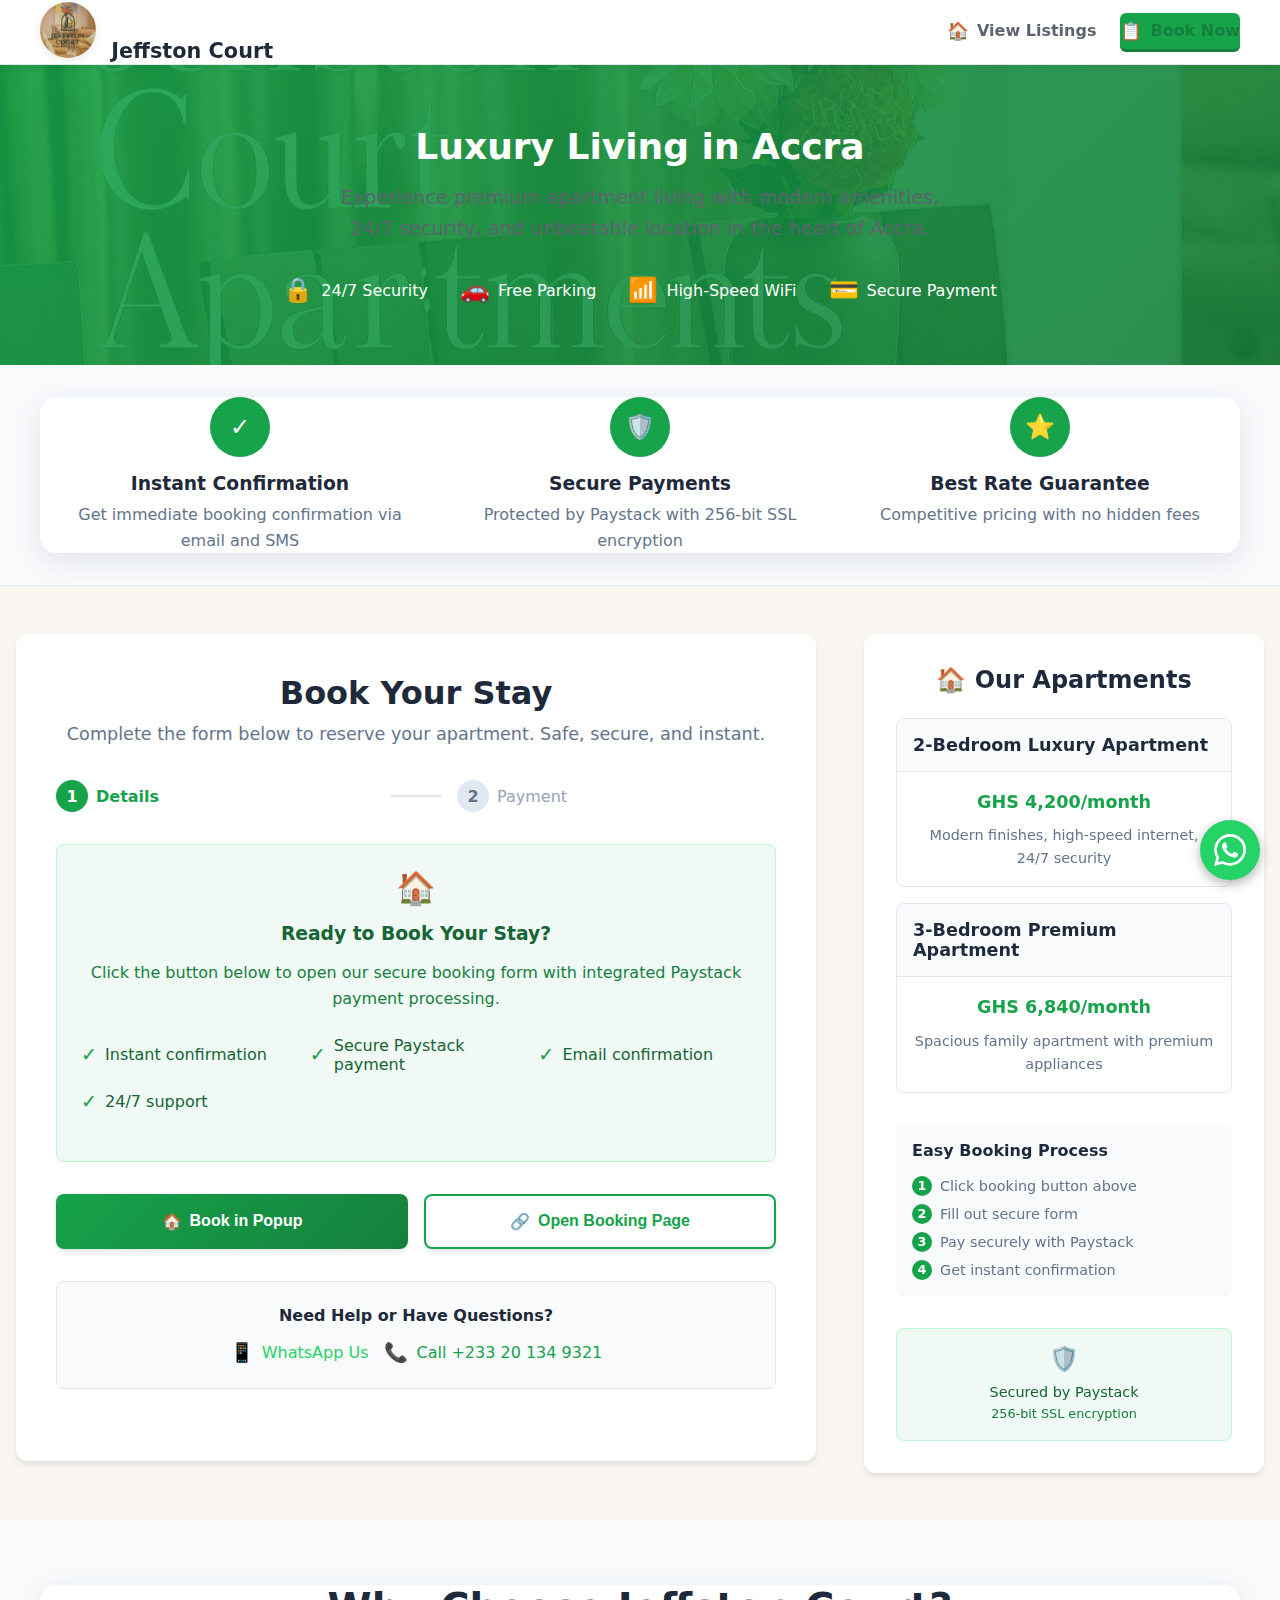
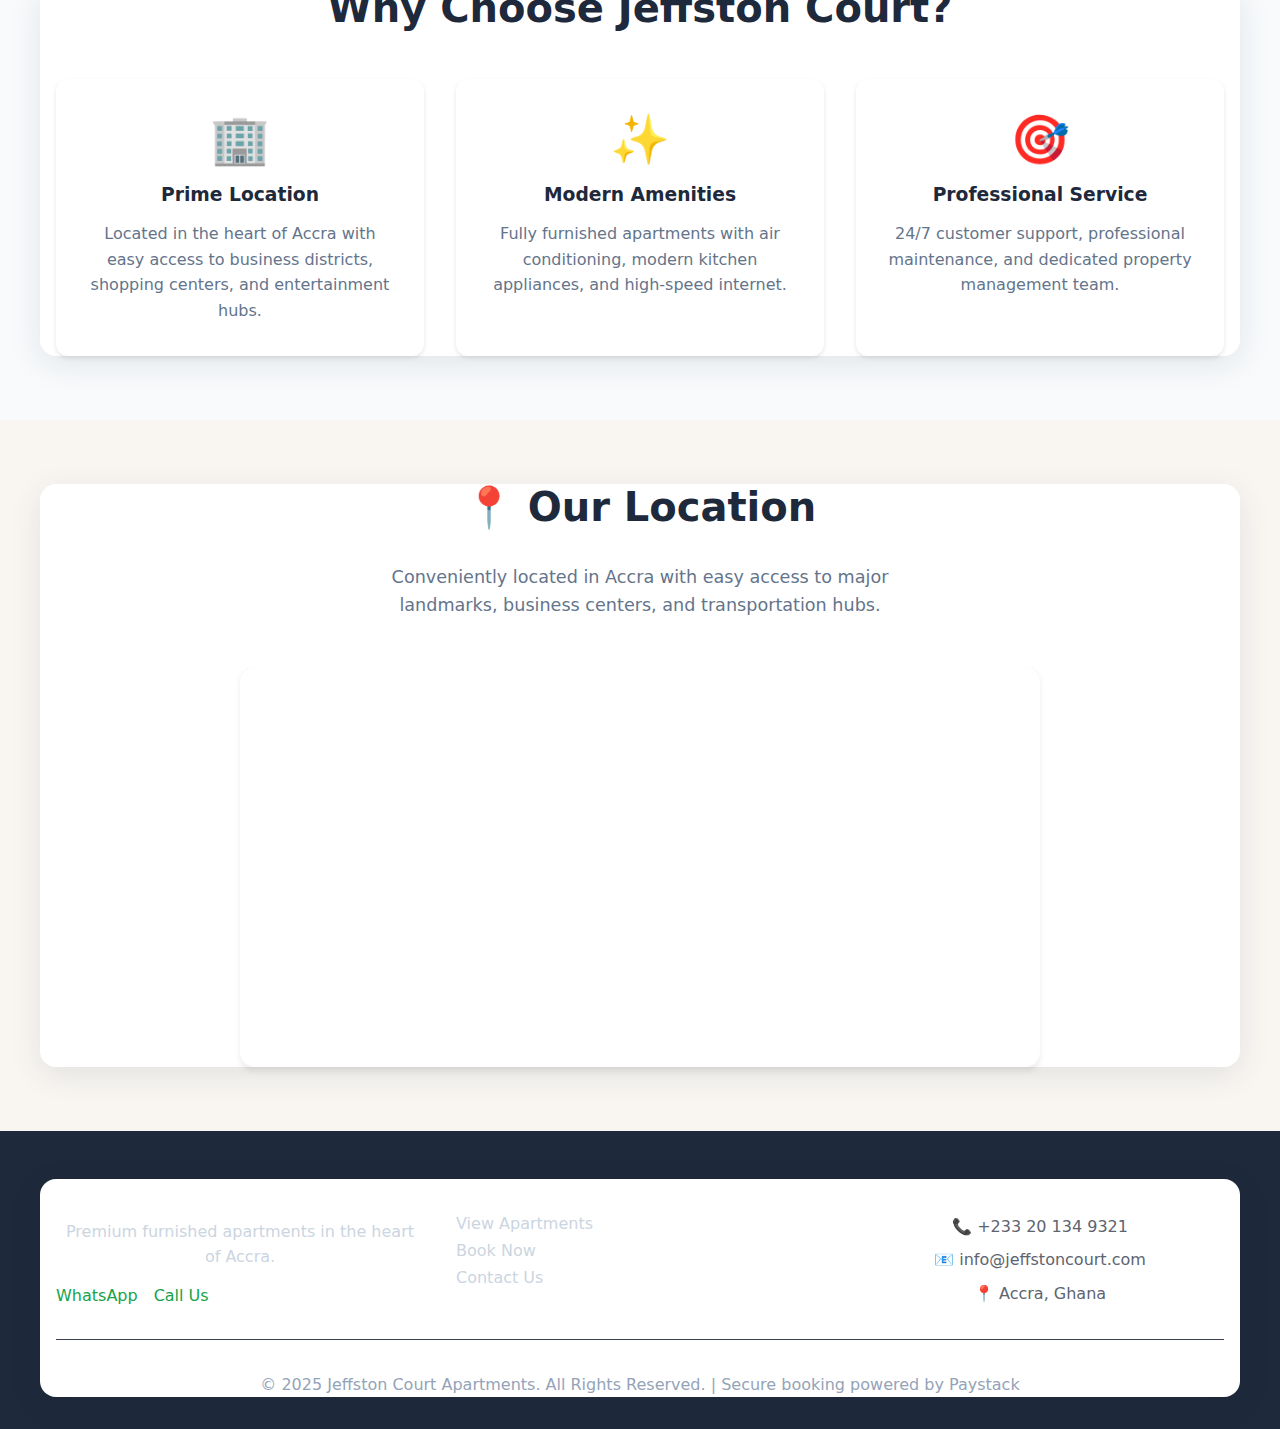
<file: index.html>
<!DOCTYPE html>
<html lang="en">
<head>
    <meta charset="UTF-8" />
    <meta name="viewport" content="width=device-width, initial-scale=1.0, viewport-fit=cover" />
    <title>Jeffston Court Apartments - Book Your Luxury Stay | Premium Accommodation in Accra</title>
    <meta name="description" content="Book your luxury stay at Jeffston Court Apartments. Modern amenities, secure booking with Paystack, instant confirmation, and 24/7 security. Best rates guaranteed in Accra." />
    <meta name="keywords" content="apartment booking, Jeffston Court, luxury accommodation, Accra apartments, rent in Accra, furnished apartments, premium stay, Ghana accommodation" />
    <meta name="author" content="Jeffston Court Apartments" />
    <meta name="robots" content="index, follow" />
    <link rel="canonical" href="https://your-domain.com/index.html" />

    <!-- Open Graph Meta Tags -->
    <meta property="og:title" content="Jeffston Court Apartments - Premium Luxury Stay Booking" />
    <meta property="og:description" content="Modern amenities, secure booking, and instant confirmation in the heart of Accra. Book your premium apartment today." />
    <meta property="og:image" content="https://your-domain.com/Assets/photo_1_2025-07-25_06-12-23.jpg" />
    <meta property="og:url" content="https://your-domain.com/index.html" />
    <meta property="og:type" content="website" />
    <meta property="og:site_name" content="Jeffston Court Apartments" />
    
    <!-- Twitter Card Meta Tags -->
    <meta name="twitter:card" content="summary_large_image" />
    <meta name="twitter:title" content="Jeffston Court Apartments - Luxury Stay Booking" />
    <meta name="twitter:description" content="Modern amenities, secure booking, and instant confirmation in Accra." />
    <meta name="twitter:image" content="https://your-domain.com/Assets/photo_1_2025-07-25_06-12-23.jpg" />

    <!-- PWA and Icons -->
    <meta name="theme-color" content="#16A34A" />
    <meta name="msapplication-TileColor" content="#16A34A" />
    <link rel="apple-touch-icon" sizes="180x180" href="/Assets/photo_6_2025-07-25_06-12-23.jpg">
    <link rel="icon" type="image/png" sizes="32x32" href="/Assets/photo_6_2025-07-25_06-12-23.jpg">
    <link rel="icon" type="image/png" sizes="16x16" href="/Assets/photo_6_2025-07-25_06-12-23.jpg">
    <link rel="manifest" href="/manifest.json" />

    <!-- Performance Optimization -->
    <link rel="preconnect" href="https://script.google.com" crossorigin />
    <link rel="preconnect" href="https://js.paystack.co" crossorigin />
    <link rel="dns-prefetch" href="https://api.paystack.co" />
    <link rel="dns-prefetch" href="https://fonts.googleapis.com" />
    <link rel="preload" href="styles.css" as="style" />
    <link rel="preload" href="app.js" as="script" />
    <link rel="preload" href="Assets/photo_6_2025-07-25_06-12-23.jpg" as="image" />
    <link rel="preload" href="Assets/photo_1_2025-07-25_06-12-23.jpg" as="image" />

    <!-- Stylesheets -->
    <link rel="stylesheet" href="styles.css" />
    <link rel="stylesheet" href="https://cdnjs.cloudflare.com/ajax/libs/animate.css/4.1.1/animate.min.css"/>
    
    <!-- Google Fonts for better typography -->
    <link rel="preconnect" href="https://fonts.googleapis.com">
    <link rel="preconnect" href="https://fonts.gstatic.com" crossorigin>
    <link href="https://fonts.googleapis.com/css2?family=Inter:wght@300;400;500;600;700&display=swap" rel="stylesheet">
</head>
<body>
    <!-- Skip Navigation Link for Accessibility -->
    <a href="#main-content" class="skip-link">Skip to main content</a>

    <!-- Header Section -->
    <header class="nav-header" role="banner">
        <nav class="nav-container" aria-label="Main navigation">
            <a href="listings.html" class="nav-brand" aria-label="Jeffston Court Home">
                <img src="Assets/photo_6_2025-07-25_06-12-23.jpg" alt="Jeffston Furnished Apartments Logo" width="56" height="56" style="border-radius:50%;object-fit:cover;box-shadow:0 2px 8px rgba(0,0,0,0.1);">
                <span class="brand-text">Jeffston Court</span>
            </a>
            <div class="nav-links" role="navigation">
                <a href="listings.html" class="nav-link">
                    <span class="nav-icon">🏠</span>
                    View Listings
                </a>
                <a href="index.html" class="nav-link active" aria-current="page">
                    <span class="nav-icon">📋</span>
                    Book Now
                </a>
            </div>
        </nav>
    </header>

    <!-- Hero Banner Section -->
    <section class="hero-banner" aria-label="Luxury Living Banner" style="position: relative; background: linear-gradient(135deg, rgba(22, 163, 74, 0.9), rgba(21, 128, 61, 0.9)), url('Assets/photo_1_2025-07-25_06-12-23.jpg'); background-size: cover; background-position: center; min-height: 300px; display: flex; align-items: center; justify-content: center; text-align: center; color: white;">
        <div class="hero-content">
            <h1 class="hero-title animate__animated animate__fadeInUp">Luxury Living in Accra</h1>
            <div class="hero-underline"></div>
            <p class="hero-subtitle animate__animated animate__fadeInUp animate__delay-1s" style="font-size: 1.2rem; margin-top: 1rem; max-width: 600px;">Experience premium apartment living with modern amenities, 24/7 security, and unbeatable location in the heart of Accra.</p>
            <div class="hero-features animate__animated animate__fadeInUp animate__delay-2s" style="display: flex; flex-wrap: wrap; justify-content: center; gap: 2rem; margin-top: 2rem;">
                <div class="feature-item" style="display: flex; align-items: center; gap: 0.5rem;">
                    <span style="font-size: 1.5rem;">🔒</span>
                    <span>24/7 Security</span>
                </div>
                <div class="feature-item" style="display: flex; align-items: center; gap: 0.5rem;">
                    <span style="font-size: 1.5rem;">🚗</span>
                    <span>Free Parking</span>
                </div>
                <div class="feature-item" style="display: flex; align-items: center; gap: 0.5rem;">
                    <span style="font-size: 1.5rem;">📶</span>
                    <span>High-Speed WiFi</span>
                </div>
                <div class="feature-item" style="display: flex; align-items: center; gap: 0.5rem;">
                    <span style="font-size: 1.5rem;">💳</span>
                    <span>Secure Payment</span>
                </div>
            </div>
        </div>
    </section>

    <!-- Trust Indicators -->
    <section class="trust-section" style="background: #f8fafc; padding: 2rem 0; border-bottom: 1px solid #e2e8f0;">
        <div class="container" style="max-width: 1200px; margin: 0 auto; padding: 0 1rem;">
            <div class="trust-indicators" style="display: grid; grid-template-columns: repeat(auto-fit, minmax(250px, 1fr)); gap: 2rem; text-align: center;">
                <div class="trust-item">
                    <div style="background: #16a34a; color: white; width: 60px; height: 60px; border-radius: 50%; display: flex; align-items: center; justify-content: center; margin: 0 auto 1rem; font-size: 1.5rem;">✓</div>
                    <h3 style="margin: 0 0 0.5rem; color: #1e293b;">Instant Confirmation</h3>
                    <p style="margin: 0; color: #64748b;">Get immediate booking confirmation via email and SMS</p>
                </div>
                <div class="trust-item">
                    <div style="background: #16a34a; color: white; width: 60px; height: 60px; border-radius: 50%; display: flex; align-items: center; justify-content: center; margin: 0 auto 1rem; font-size: 1.5rem;">🛡️</div>
                    <h3 style="margin: 0 0 0.5rem; color: #1e293b;">Secure Payments</h3>
                    <p style="margin: 0; color: #64748b;">Protected by Paystack with 256-bit SSL encryption</p>
                </div>
                <div class="trust-item">
                    <div style="background: #16a34a; color: white; width: 60px; height: 60px; border-radius: 50%; display: flex; align-items: center; justify-content: center; margin: 0 auto 1rem; font-size: 1.5rem;">⭐</div>
                    <h3 style="margin: 0 0 0.5rem; color: #1e293b;">Best Rate Guarantee</h3>
                    <p style="margin: 0; color: #64748b;">Competitive pricing with no hidden fees</p>
                </div>
            </div>
        </div>
    </section>

    <!-- Main Booking Content -->
    <main id="main-content" class="booking-page-wrapper" role="main" style="display: grid; grid-template-columns: 1fr 400px; gap: 3rem; max-width: 1400px; margin: 3rem auto; padding: 0 1rem;">
        <!-- Booking Form Section -->
        <section class="form-container" aria-labelledby="page-title" style="background: white; border-radius: 12px; box-shadow: 0 4px 6px -1px rgba(0, 0, 0, 0.1); padding: 2.5rem;">
            <div class="form-header" style="text-align: center; margin-bottom: 2rem;">
                <h2 id="page-title" style="margin: 0 0 0.5rem; color: #1e293b; font-size: 2rem; font-weight: 600;">Book Your Stay</h2>
                <p id="form-desc" style="margin: 0; color: #64748b; font-size: 1.1rem;">Complete the form below to reserve your apartment. Safe, secure, and instant.</p>
            </div>

            <!-- Progress Indicator -->
            <div class="progress-indicator" style="display: flex; justify-content: center; margin-bottom: 2rem;">
                <div class="progress-step active" style="display: flex; align-items: center; color: #16a34a;">
                    <div style="background: #16a34a; color: white; width: 32px; height: 32px; border-radius: 50%; display: flex; align-items: center; justify-content: center; font-weight: bold; margin-right: 0.5rem;">1</div>
                    <span>Details</span>
                </div>
                <div style="width: 50px; height: 2px; background: #e2e8f0; margin: 15px 1rem;"></div>
                <div class="progress-step" style="display: flex; align-items: center; color: #94a3b8;">
                    <div style="background: #e2e8f0; color: #64748b; width: 32px; height: 32px; border-radius: 50%; display: flex; align-items: center; justify-content: center; font-weight: bold; margin-right: 0.5rem;">2</div>
                    <span>Payment</span>
                </div>
            </div>

            <!-- Direct Google Apps Script Booking -->
            <div class="booking-info" style="text-align: center; margin-bottom: 2rem;">
                <div style="background: #f0f9f5; border: 1px solid #bbf7d0; border-radius: 8px; padding: 1.5rem; margin-bottom: 2rem;">
                    <div style="color: #16a34a; font-size: 2rem; margin-bottom: 1rem;">🏠</div>
                    <h3 style="margin: 0 0 1rem; color: #166534;">Ready to Book Your Stay?</h3>
                    <p style="margin: 0 0 1.5rem; color: #15803d;">Click the button below to open our secure booking form with integrated Paystack payment processing.</p>
                    
                    <div style="display: grid; grid-template-columns: repeat(auto-fit, minmax(200px, 1fr)); gap: 1rem; margin: 1.5rem 0; text-align: left;">
                        <div style="display: flex; align-items: center; gap: 0.5rem; color: #166534;">
                            <span style="color: #16a34a; font-size: 1.2rem;">✓</span>
                            <span>Instant confirmation</span>
                        </div>
                        <div style="display: flex; align-items: center; gap: 0.5rem; color: #166534;">
                            <span style="color: #16a34a; font-size: 1.2rem;">✓</span>
                            <span>Secure Paystack payment</span>
                        </div>
                        <div style="display: flex; align-items: center; gap: 0.5rem; color: #166534;">
                            <span style="color: #16a34a; font-size: 1.2rem;">✓</span>
                            <span>Email confirmation</span>
                        </div>
                        <div style="display: flex; align-items: center; gap: 0.5rem; color: #166534;">
                            <span style="color: #16a34a; font-size: 1.2rem;">✓</span>
                            <span>24/7 support</span>
                        </div>
                    </div>
                </div>
                
                <!-- Booking Options -->
                <div style="display: grid; grid-template-columns: 1fr 1fr; gap: 1rem; margin-bottom: 2rem;">
                    <button id="popup-booking" class="btn-primary" 
                            style="width: 100%; padding: 1rem 1.5rem; background: linear-gradient(135deg, #16a34a, #15803d); color: white; border: none; border-radius: 8px; font-size: 1rem; font-weight: 600; cursor: pointer; transition: all 0.2s; box-shadow: 0 4px 6px -1px rgba(0, 0, 0, 0.1);">
                        <span style="display: flex; align-items: center; justify-content: center; gap: 0.5rem;">
                            <span>🏠</span>
                            Book in Popup
                        </span>
                    </button>
                    
                    <button id="redirect-booking" class="btn-secondary" 
                            style="width: 100%; padding: 1rem 1.5rem; background: white; color: #16a34a; border: 2px solid #16a34a; border-radius: 8px; font-size: 1rem; font-weight: 600; cursor: pointer; transition: all 0.2s; box-shadow: 0 4px 6px -1px rgba(0, 0, 0, 0.1);">
                        <span style="display: flex; align-items: center; justify-content: center; gap: 0.5rem;">
                            <span>🔗</span>
                            Open Booking Page
                        </span>
                    </button>
                </div>
                
                <!-- Alternative Contact -->
                <div style="background: #f8fafc; border: 1px solid #e2e8f0; border-radius: 8px; padding: 1.5rem;">
                    <h4 style="margin: 0 0 1rem; color: #1e293b;">Need Help or Have Questions?</h4>
                    <div style="display: flex; flex-wrap: wrap; justify-content: center; gap: 1rem;">
                        <a href="https://wa.me/233201349321?text=Hello!%20I'm%20interested%20in%20booking%20an%20apartment%20at%20Jeffston%20Court." 
                           target="_blank" rel="noopener noreferrer"
                           style="display: flex; align-items: center; gap: 0.5rem; color: #25D366; text-decoration: none; font-weight: 500;">
                            <span style="font-size: 1.2rem;">📱</span>
                            WhatsApp Us
                        </a>
                        <a href="tel:+233201349321" 
                           style="display: flex; align-items: center; gap: 0.5rem; color: #16a34a; text-decoration: none; font-weight: 500;">
                            <span style="font-size: 1.2rem;">📞</span>
                            Call +233 20 134 9321
                        </a>
                    </div>
                </div>
            </div>
        </section>

                 <!-- Booking Information Sidebar -->
         <aside class="booking-info-sidebar" role="complementary" aria-label="Booking information" 
                style="background: white; border-radius: 12px; box-shadow: 0 4px 6px -1px rgba(0, 0, 0, 0.1); padding: 2rem; height: fit-content; position: sticky; top: 2rem;">
             <h3 style="margin: 0 0 1.5rem; color: #1e293b; font-size: 1.5rem; font-weight: 600; text-align: center;">🏠 Our Apartments</h3>
             
             <div class="apartment-options" style="margin-bottom: 2rem;">
                 <div style="border: 1px solid #e2e8f0; border-radius: 8px; margin-bottom: 1rem; overflow: hidden;">
                     <div style="background: #f8fafc; padding: 1rem; border-bottom: 1px solid #e2e8f0;">
                         <h4 style="margin: 0; color: #1e293b; font-size: 1.1rem;">2-Bedroom Luxury Apartment</h4>
                     </div>
                     <div style="padding: 1rem;">
                         <p style="margin: 0 0 0.5rem; color: #16a34a; font-weight: 600; font-size: 1.1rem;">GHS 4,200/month</p>
                         <p style="margin: 0; color: #64748b; font-size: 0.9rem;">Modern finishes, high-speed internet, 24/7 security</p>
                     </div>
                 </div>
                 
                 <div style="border: 1px solid #e2e8f0; border-radius: 8px; overflow: hidden;">
                     <div style="background: #f8fafc; padding: 1rem; border-bottom: 1px solid #e2e8f0;">
                         <h4 style="margin: 0; color: #1e293b; font-size: 1.1rem;">3-Bedroom Premium Apartment</h4>
                     </div>
                     <div style="padding: 1rem;">
                         <p style="margin: 0 0 0.5rem; color: #16a34a; font-weight: 600; font-size: 1.1rem;">GHS 6,840/month</p>
                         <p style="margin: 0; color: #64748b; font-size: 0.9rem;">Spacious family apartment with premium appliances</p>
                     </div>
                 </div>
             </div>

             <!-- Booking Process -->
             <div style="margin-bottom: 2rem; padding: 1rem; background: #f8fafc; border-radius: 8px;">
                 <h4 style="margin: 0 0 1rem; color: #1e293b; font-size: 1rem;">Easy Booking Process</h4>
                 <div style="display: flex; flex-direction: column; gap: 0.5rem;">
                     <div style="display: flex; align-items: center; gap: 0.5rem; color: #64748b; font-size: 0.9rem;">
                         <span style="background: #16a34a; color: white; border-radius: 50%; width: 20px; height: 20px; display: flex; align-items: center; justify-content: center; font-size: 0.8rem; font-weight: bold;">1</span>
                         <span>Click booking button above</span>
                     </div>
                     <div style="display: flex; align-items: center; gap: 0.5rem; color: #64748b; font-size: 0.9rem;">
                         <span style="background: #16a34a; color: white; border-radius: 50%; width: 20px; height: 20px; display: flex; align-items: center; justify-content: center; font-size: 0.8rem; font-weight: bold;">2</span>
                         <span>Fill out secure form</span>
                     </div>
                     <div style="display: flex; align-items: center; gap: 0.5rem; color: #64748b; font-size: 0.9rem;">
                         <span style="background: #16a34a; color: white; border-radius: 50%; width: 20px; height: 20px; display: flex; align-items: center; justify-content: center; font-size: 0.8rem; font-weight: bold;">3</span>
                         <span>Pay securely with Paystack</span>
                     </div>
                     <div style="display: flex; align-items: center; gap: 0.5rem; color: #64748b; font-size: 0.9rem;">
                         <span style="background: #16a34a; color: white; border-radius: 50%; width: 20px; height: 20px; display: flex; align-items: center; justify-content: center; font-size: 0.8rem; font-weight: bold;">4</span>
                         <span>Get instant confirmation</span>
                     </div>
                 </div>
             </div>

             <!-- Security Badge -->
             <div style="padding: 1rem; background: #f0f9f5; border: 1px solid #bbf7d0; border-radius: 8px; text-align: center;">
                 <div style="color: #16a34a; font-size: 1.5rem; margin-bottom: 0.5rem;">🛡️</div>
                 <p style="margin: 0; font-size: 0.9rem; color: #166534; font-weight: 500;">Secured by Paystack</p>
                 <p style="margin: 0; font-size: 0.8rem; color: #15803d;">256-bit SSL encryption</p>
             </div>
         </aside>
    </main>

    <!-- Features Section -->
    <section class="features-section" style="background: #f8fafc; padding: 4rem 0;">
        <div class="container" style="max-width: 1200px; margin: 0 auto; padding: 0 1rem;">
            <h2 style="text-align: center; margin: 0 0 3rem; color: #1e293b; font-size: 2.5rem; font-weight: 600;">Why Choose Jeffston Court?</h2>
            <div style="display: grid; grid-template-columns: repeat(auto-fit, minmax(300px, 1fr)); gap: 2rem;">
                <div class="feature-card" style="background: white; padding: 2rem; border-radius: 12px; box-shadow: 0 2px 4px rgba(0,0,0,0.1); text-align: center;">
                    <div style="font-size: 3rem; margin-bottom: 1rem;">🏢</div>
                    <h3 style="margin: 0 0 1rem; color: #1e293b;">Prime Location</h3>
                    <p style="margin: 0; color: #64748b;">Located in the heart of Accra with easy access to business districts, shopping centers, and entertainment hubs.</p>
                </div>
                <div class="feature-card" style="background: white; padding: 2rem; border-radius: 12px; box-shadow: 0 2px 4px rgba(0,0,0,0.1); text-align: center;">
                    <div style="font-size: 3rem; margin-bottom: 1rem;">✨</div>
                    <h3 style="margin: 0 0 1rem; color: #1e293b;">Modern Amenities</h3>
                    <p style="margin: 0; color: #64748b;">Fully furnished apartments with air conditioning, modern kitchen appliances, and high-speed internet.</p>
                </div>
                <div class="feature-card" style="background: white; padding: 2rem; border-radius: 12px; box-shadow: 0 2px 4px rgba(0,0,0,0.1); text-align: center;">
                    <div style="font-size: 3rem; margin-bottom: 1rem;">🎯</div>
                    <h3 style="margin: 0 0 1rem; color: #1e293b;">Professional Service</h3>
                    <p style="margin: 0; color: #64748b;">24/7 customer support, professional maintenance, and dedicated property management team.</p>
                </div>
            </div>
        </div>
    </section>

    <!-- Location Section -->
    <section class="location-section" style="padding: 4rem 0;">
        <div class="container" style="max-width: 1200px; margin: 0 auto; padding: 0 1rem;">
            <h2 style="text-align: center; margin: 0 0 2rem; color: #1e293b; font-size: 2.5rem; font-weight: 600;">📍 Our Location</h2>
            <p style="text-align: center; margin: 0 0 3rem; color: #64748b; font-size: 1.1rem; max-width: 600px; margin-left: auto; margin-right: auto;">Conveniently located in Accra with easy access to major landmarks, business centers, and transportation hubs.</p>
            
            <div style="border-radius: 12px; overflow: hidden; box-shadow: 0 4px 6px -1px rgba(0, 0, 0, 0.1); max-width: 800px; margin: 0 auto;">
                <div id="g-mapdisplay" style="height: 400px; width: 100%;">
                    <iframe style="height:100%;width:100%;border:0;" frameborder="0"
                        src="https://www.google.com/maps/embed/v1/place?q=Jeffston+Furnished+Apartments+Accra,+Nii+Darko+Street,+Accra,+Ghana&key=AIzaSyBFw0Qbyq9zTFTd-tUY6dZWTgaQzuU17R8"
                        allowfullscreen="" loading="lazy" referrerpolicy="no-referrer-when-downgrade"
                        aria-label="Map showing Jeffston Court Apartments location"></iframe>
                </div>
            </div>
        </div>
    </section>

    <!-- Footer -->
    <footer class="site-footer" role="contentinfo" style="background: #1e293b; color: white; padding: 3rem 0 2rem;">
        <div class="container" style="max-width: 1200px; margin: 0 auto; padding: 0 1rem;">
            <div style="display: grid; grid-template-columns: repeat(auto-fit, minmax(250px, 1fr)); gap: 2rem; margin-bottom: 2rem;">
                <div>
                    <h3 style="margin: 0 0 1rem; color: white; font-size: 1.25rem;">Jeffston Court Apartments</h3>
                    <p style="margin: 0 0 1rem; color: #cbd5e1;">Premium furnished apartments in the heart of Accra.</p>
                    <div style="display: flex; gap: 1rem;">
                        <a href="https://wa.me/233201349321" style="color: #16a34a; text-decoration: none;">WhatsApp</a>
                        <a href="tel:+233201349321" style="color: #16a34a; text-decoration: none;">Call Us</a>
                    </div>
                </div>
                <div>
                    <h4 style="margin: 0 0 1rem; color: white;">Quick Links</h4>
                    <ul style="list-style: none; padding: 0; margin: 0;">
                        <li style="margin-bottom: 0.5rem;"><a href="listings.html" style="color: #cbd5e1; text-decoration: none;">View Apartments</a></li>
                        <li style="margin-bottom: 0.5rem;"><a href="index.html" style="color: #cbd5e1; text-decoration: none;">Book Now</a></li>
                        <li style="margin-bottom: 0.5rem;"><a href="#" style="color: #cbd5e1; text-decoration: none;">Contact Us</a></li>
                    </ul>
                </div>
                <div>
                    <h4 style="margin: 0 0 1rem; color: white;">Contact Info</h4>
                    <div style="color: #cbd5e1;">
                        <p style="margin: 0 0 0.5rem;">📞 +233 20 134 9321</p>
                        <p style="margin: 0 0 0.5rem;">📧 info@jeffstoncourt.com</p>
                        <p style="margin: 0;">📍 Accra, Ghana</p>
                    </div>
                </div>
            </div>
            <div style="border-top: 1px solid #374151; padding-top: 2rem; text-align: center;">
                <p style="margin: 0; color: #94a3b8;">&copy; 2025 Jeffston Court Apartments. All Rights Reserved. | Secure booking powered by Paystack</p>
            </div>
        </div>
    </footer>

    <!-- Loading Overlay -->
    <div id="spinner-overlay" class="hidden" aria-live="polite" style="position: fixed; top: 0; left: 0; width: 100%; height: 100%; background: rgba(0,0,0,0.5); display: flex; align-items: center; justify-content: center; z-index: 9999;">
        <div class="spinner" style="width: 50px; height: 50px; border: 4px solid #f3f3f3; border-top: 4px solid #16a34a; border-radius: 50%; animation: spin 1s linear infinite;"></div>
    </div>

    <!-- WhatsApp FAB -->
    <a href="https://wa.me/233201349321?text=Hello!%20I'm%20interested%20in%20booking%20an%20apartment%20at%20Jeffston%20Court." 
       class="whatsapp-fab" 
       target="_blank" 
       rel="noopener noreferrer" 
       aria-label="Chat with us on WhatsApp"
       title="Chat with us on WhatsApp for instant support"
       style="position: fixed; bottom: 20px; right: 20px; width: 60px; height: 60px; background: #25D366; border-radius: 50%; display: flex; align-items: center; justify-content: center; box-shadow: 0 4px 12px rgba(0,0,0,0.3); z-index: 1000; transition: transform 0.2s; text-decoration: none;">
        <svg viewBox="0 0 24 24" fill="white" width="32" height="32" aria-hidden="true">
            <path d="M17.472 14.382c-.297-.149-1.758-.867-2.03-.967-.273-.099-.471-.148-.67.15-.197.297-.767.966-.94 1.164-.173.199-.347.223-.644.075-.297-.15-1.255-.463-2.39-1.475-.883-.788-1.48-1.761-1.653-2.059-.173-.297-.018-.458.13-.606.134-.133.298-.347.446-.52.149-.174.198-.298.298-.497.099-.198.05-.371-.025-.52-.075-.149-.669-1.612-.916-2.207-.242-.579-.487-.5-.669-.51-.173-.008-.371-.01-.57-.01-.198 0-.52.074-.792.372-.272.297-1.04 1.016-1.04 2.479 0 1.462 1.065 2.875 1.213 3.074.149.198 2.096 3.2 5.077 4.487.709.306 1.262.489 1.694.625.712.227 1.36.195 1.871.118.571-.085 1.758-.719 2.006-1.413.248-.694.248-1.289.173-1.413-.074-.124-.272-.198-.57-.347m-5.421 7.403h-.004a9.87 9.87 0 01-5.031-1.378l-.361-.214-3.741.982.998-3.648-.235-.374a9.86 9.86 0 01-1.51-5.26c.001-5.45 4.436-9.884 9.888-9.884 2.64 0 5.122 1.03 6.988 2.898a9.825 9.825 0 012.893 6.994c-.003 5.45-4.437 9.884-9.885 9.884m8.413-18.297A11.815 11.815 0 0012.05 0C5.495 0 .16 5.335.157 11.892c0 2.096.547 4.142 1.588 5.945L.057 24l6.305-1.654a11.882 11.882 0 005.683 1.448h.005c6.554 0 11.89-5.335 11.893-11.893A11.821 11.821 0 0020.885 3.488"/>
        </svg>
    </a>

    <!-- Structured Data -->
    <script type="application/ld+json">
    {
      "@context": "https://schema.org",
      "@type": "LodgingBusiness",
      "name": "Jeffston Court Apartments",
      "description": "Premium furnished apartments in Accra with modern amenities, 24/7 security, and professional service.",
      "address": {
        "@type": "PostalAddress",
        "streetAddress": "Nii Darko Street",
        "addressLocality": "Accra",
        "addressCountry": "GH"
      },
      "telephone": "+233201349321",
      "url": "https://your-domain.com",
      "image": "https://your-domain.com/Assets/photo_1_2025-07-25_06-12-23.jpg",
      "priceRange": "GHS 4200 - GHS 6840",
      "amenityFeature": [
        "Free WiFi",
        "Air Conditioning", 
        "Parking",
        "24/7 Security",
        "Fully Furnished"
      ],
      "checkinTime": "14:00",
      "checkoutTime": "11:00",
      "paymentAccepted": ["Credit Card", "Debit Card", "Mobile Money"],
      "currenciesAccepted": "GHS"
    }
    </script>
    
    <!-- Accessibility & No JavaScript Fallback -->
    <noscript>
        <div style="text-align: center; padding: 2rem; background: #fef2f2; border: 1px solid #fecaca; border-radius: 8px; margin: 2rem;">
            <h2 style="color: #dc2626;">JavaScript Required</h2>
            <p style="color: #7f1d1d;">This page requires JavaScript to function properly. Please enable JavaScript in your browser to book your apartment.</p>
            <p style="margin-top: 1rem;">
                <strong>Alternative:</strong> Call us directly at 
                <a href="tel:+233201349321" style="color: #16a34a;">+233 20 134 9321</a> 
                or message us on 
                <a href="https://wa.me/233201349321" style="color: #16a34a;">WhatsApp</a>
            </p>
        </div>
    </noscript>

    <!-- Performance and Security Scripts -->
    <script src="https://js.paystack.co/v1/inline.js"></script>
    <script src="app.js" defer></script>

    <!-- Add custom styles for enhanced experience -->
    <style>
        @keyframes spin {
            0% { transform: rotate(0deg); }
            100% { transform: rotate(360deg); }
        }
        
        .whatsapp-fab:hover {
            transform: scale(1.1);
        }
        
        .nav-brand .brand-text {
            margin-left: 0.5rem;
            font-weight: 600;
            color: #1e293b;
        }
        
        .nav-link {
            display: flex;
            align-items: center;
            gap: 0.5rem;
            text-decoration: none;
            padding: 0.5rem 1rem;
            border-radius: 6px;
            transition: background-color 0.2s;
        }
        
        .nav-link:hover {
            background-color: rgba(22, 163, 74, 0.1);
        }
        
        .nav-link.active {
            background-color: #16a34a;
            color: white;
        }
        
        input:focus, select:focus {
            outline: none;
            border-color: #16a34a !important;
            box-shadow: 0 0 0 3px rgba(22, 163, 74, 0.1);
        }
        
                 .btn-primary:hover {
             transform: translateY(-2px);
             box-shadow: 0 8px 15px -3px rgba(0, 0, 0, 0.2);
         }
         
         .btn-secondary:hover {
             background: #16a34a;
             color: white;
             transform: translateY(-2px);
             box-shadow: 0 8px 15px -3px rgba(0, 0, 0, 0.2);
         }
        
        @media (max-width: 768px) {
            .booking-page-wrapper {
                grid-template-columns: 1fr !important;
                gap: 2rem !important;
            }
            
            .form-row {
                grid-template-columns: 1fr !important;
            }
            
            .hero-features {
                flex-direction: column !important;
                gap: 1rem !important;
            }
            
            .trust-indicators {
                grid-template-columns: 1fr !important;
            }
        }
    </style>
</body>
</html>
</file>
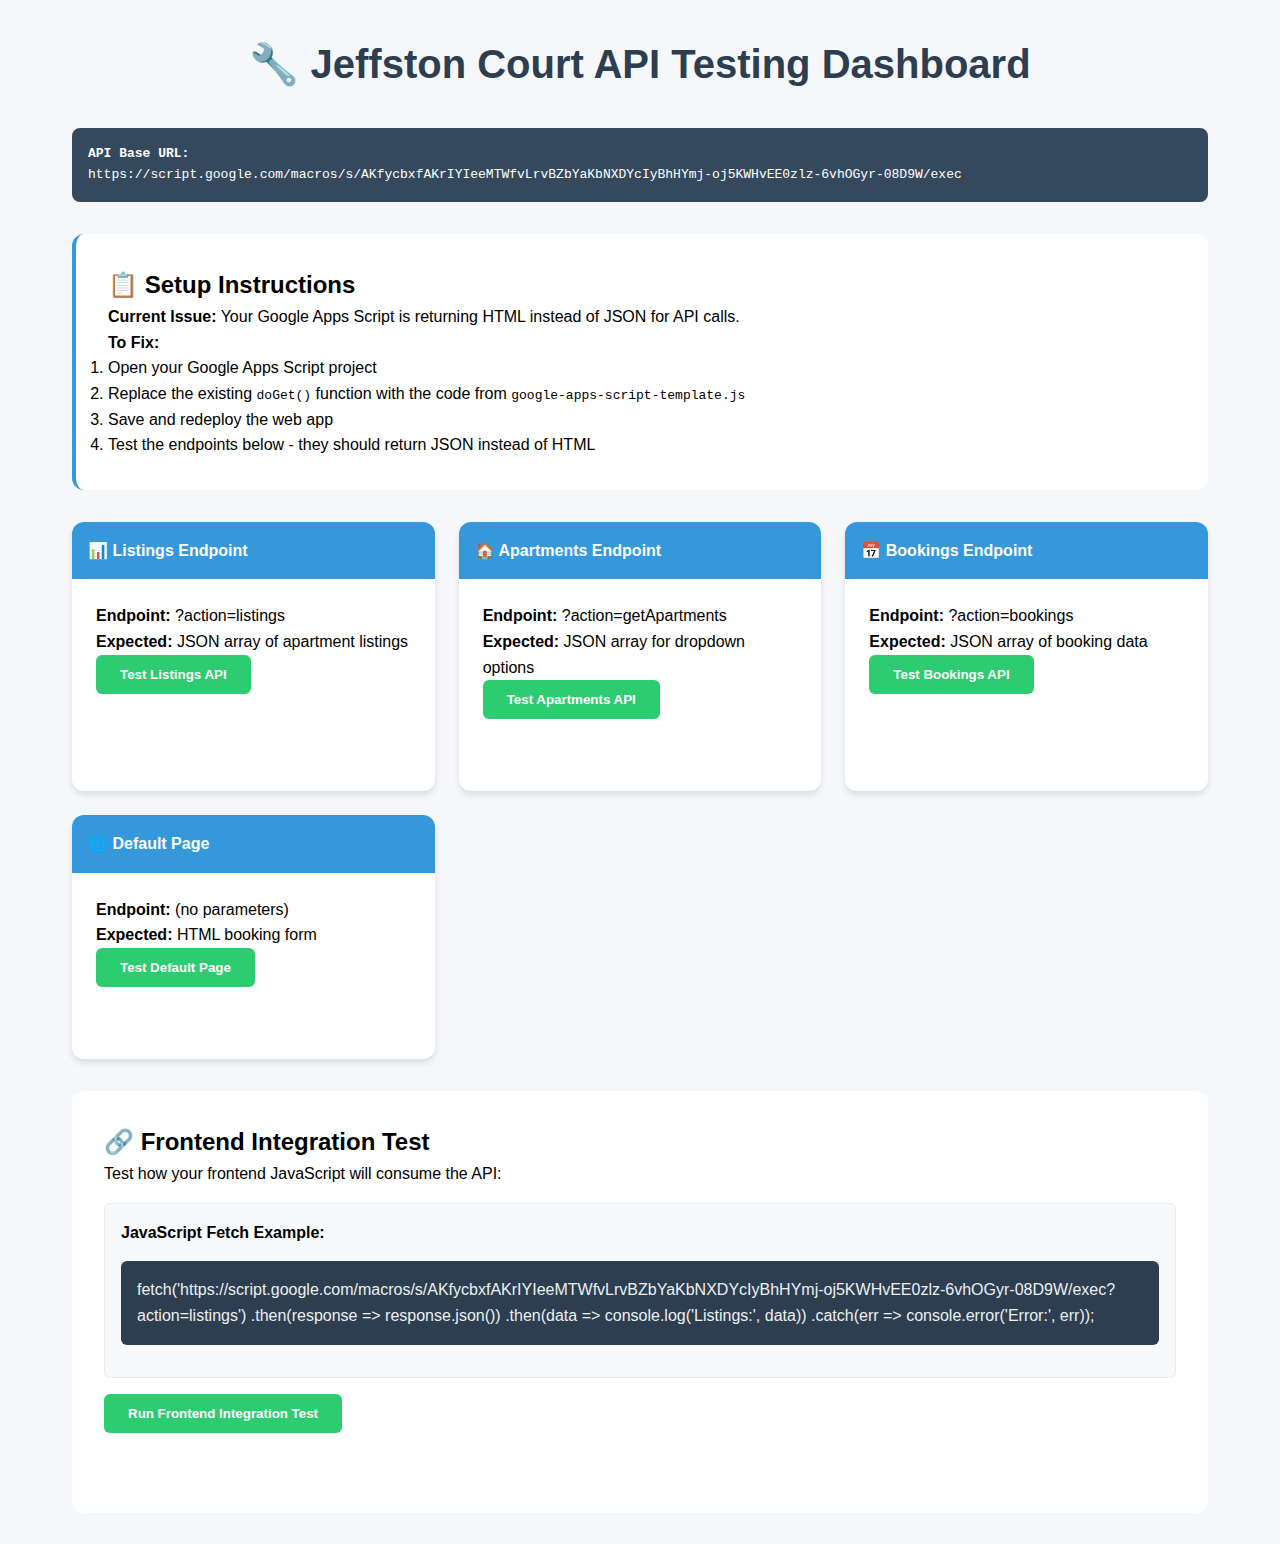
<file: api-test.html>
<!DOCTYPE html>
<html lang="en">
<head>
    <meta charset="UTF-8">
    <meta name="viewport" content="width=device-width, initial-scale=1.0">
    <title>Jeffston Court - API Testing Dashboard</title>
    <style>
        * { margin: 0; padding: 0; box-sizing: border-box; }
        body { font-family: -apple-system, BlinkMacSystemFont, 'Segoe UI', Roboto, Arial, sans-serif; background: #f5f7fa; line-height: 1.6; }
        .container { max-width: 1200px; margin: 0 auto; padding: 2rem; }
        h1 { text-align: center; color: #2c3e50; margin-bottom: 2rem; font-size: 2.5rem; }
        .url-display { background: #34495e; color: white; padding: 1rem; border-radius: 8px; margin-bottom: 2rem; font-family: monospace; word-break: break-all; }
        .test-grid { display: grid; grid-template-columns: repeat(auto-fit, minmax(300px, 1fr)); gap: 1.5rem; margin-bottom: 2rem; }
        .test-card { background: white; border-radius: 12px; box-shadow: 0 4px 6px rgba(0,0,0,0.1); overflow: hidden; }
        .test-header { background: #3498db; color: white; padding: 1rem; font-weight: bold; display: flex; justify-content: space-between; align-items: center; }
        .test-content { padding: 1.5rem; }
        .test-button { background: #2ecc71; color: white; border: none; padding: 0.75rem 1.5rem; border-radius: 6px; cursor: pointer; font-weight: bold; transition: all 0.3s; }
        .test-button:hover { background: #27ae60; transform: translateY(-2px); }
        .test-button:disabled { background: #95a5a6; cursor: not-allowed; transform: none; }
        .result { margin-top: 1rem; padding: 1rem; border-radius: 6px; font-family: monospace; font-size: 0.9rem; max-height: 300px; overflow-y: auto; white-space: pre-wrap; }
        .result.loading { background: #f39c12; color: white; }
        .result.success { background: #d5f4e6; border: 1px solid #27ae60; color: #1e8449; }
        .result.error { background: #fadbd8; border: 1px solid #e74c3c; color: #c0392b; }
        .result.html-response { background: #fdf2e9; border: 1px solid #e67e22; color: #a04000; }
        .status-indicator { width: 12px; height: 12px; border-radius: 50%; }
        .status-indicator.success { background: #2ecc71; }
        .status-indicator.error { background: #e74c3c; }
        .status-indicator.loading { background: #f39c12; animation: pulse 1.5s infinite; }
        @keyframes pulse { 0%, 100% { opacity: 1; } 50% { opacity: 0.5; } }
        .instructions { background: white; padding: 2rem; border-radius: 12px; margin-bottom: 2rem; border-left: 4px solid #3498db; }
        .code-block { background: #2c3e50; color: #ecf0f1; padding: 1rem; border-radius: 6px; margin: 1rem 0; overflow-x: auto; }
        .integration-test { background: white; padding: 2rem; border-radius: 12px; margin-top: 2rem; }
        .fetch-example { background: #f8f9fa; border: 1px solid #e9ecef; padding: 1rem; border-radius: 6px; margin: 1rem 0; }
    </style>
</head>
<body>
    <div class="container">
        <h1>🔧 Jeffston Court API Testing Dashboard</h1>
        
        <div class="url-display">
            <strong>API Base URL:</strong><br>
            https://script.google.com/macros/s/AKfycbxfAKrIYIeeMTWfvLrvBZbYaKbNXDYcIyBhHYmj-oj5KWHvEE0zlz-6vhOGyr-08D9W/exec
        </div>

        <div class="instructions">
            <h2>📋 Setup Instructions</h2>
            <p><strong>Current Issue:</strong> Your Google Apps Script is returning HTML instead of JSON for API calls.</p>
            <p><strong>To Fix:</strong></p>
            <ol>
                <li>Open your Google Apps Script project</li>
                <li>Replace the existing <code>doGet()</code> function with the code from <code>google-apps-script-template.js</code></li>
                <li>Save and redeploy the web app</li>
                <li>Test the endpoints below - they should return JSON instead of HTML</li>
            </ol>
        </div>

        <div class="test-grid">
            <div class="test-card">
                <div class="test-header">
                    <span>📊 Listings Endpoint</span>
                    <div class="status-indicator" id="listings-status"></div>
                </div>
                <div class="test-content">
                    <p><strong>Endpoint:</strong> ?action=listings</p>
                    <p><strong>Expected:</strong> JSON array of apartment listings</p>
                    <button class="test-button" onclick="testEndpoint('listings')">Test Listings API</button>
                    <div class="result" id="listings-result"></div>
                </div>
            </div>

            <div class="test-card">
                <div class="test-header">
                    <span>🏠 Apartments Endpoint</span>
                    <div class="status-indicator" id="apartments-status"></div>
                </div>
                <div class="test-content">
                    <p><strong>Endpoint:</strong> ?action=getApartments</p>
                    <p><strong>Expected:</strong> JSON array for dropdown options</p>
                    <button class="test-button" onclick="testEndpoint('getApartments')">Test Apartments API</button>
                    <div class="result" id="apartments-result"></div>
                </div>
            </div>

            <div class="test-card">
                <div class="test-header">
                    <span>📅 Bookings Endpoint</span>
                    <div class="status-indicator" id="bookings-status"></div>
                </div>
                <div class="test-content">
                    <p><strong>Endpoint:</strong> ?action=bookings</p>
                    <p><strong>Expected:</strong> JSON array of booking data</p>
                    <button class="test-button" onclick="testEndpoint('bookings')">Test Bookings API</button>
                    <div class="result" id="bookings-result"></div>
                </div>
            </div>

            <div class="test-card">
                <div class="test-header">
                    <span>🌐 Default Page</span>
                    <div class="status-indicator" id="default-status"></div>
                </div>
                <div class="test-content">
                    <p><strong>Endpoint:</strong> (no parameters)</p>
                    <p><strong>Expected:</strong> HTML booking form</p>
                    <button class="test-button" onclick="testDefault()">Test Default Page</button>
                    <div class="result" id="default-result"></div>
                </div>
            </div>
        </div>

        <div class="integration-test">
            <h2>🔗 Frontend Integration Test</h2>
            <p>Test how your frontend JavaScript will consume the API:</p>
            
            <div class="fetch-example">
                <strong>JavaScript Fetch Example:</strong>
                <div class="code-block">fetch('https://script.google.com/macros/s/AKfycbxfAKrIYIeeMTWfvLrvBZbYaKbNXDYcIyBhHYmj-oj5KWHvEE0zlz-6vhOGyr-08D9W/exec?action=listings')
  .then(response => response.json())
  .then(data => console.log('Listings:', data))
  .catch(err => console.error('Error:', err));</div>
            </div>

            <button class="test-button" onclick="testFrontendIntegration()">Run Frontend Integration Test</button>
            <div class="result" id="integration-result"></div>
        </div>
    </div>

    <script>
        const API_URL = 'https://script.google.com/macros/s/AKfycbxfAKrIYIeeMTWfvLrvBZbYaKbNXDYcIyBhHYmj-oj5KWHvEE0zlz-6vhOGyr-08D9W/exec';
        
        function setStatus(endpointId, status) {
            const indicator = document.getElementById(`${endpointId}-status`);
            indicator.className = `status-indicator ${status}`;
        }
        
        function displayResult(endpointId, content, type = 'success') {
            const resultDiv = document.getElementById(`${endpointId}-result`);
            resultDiv.className = `result ${type}`;
            resultDiv.textContent = content;
        }
        
        async function testEndpoint(action) {
            const endpointId = action === 'getApartments' ? 'apartments' : action;
            const url = `${API_URL}?action=${action}`;
            
            setStatus(endpointId, 'loading');
            displayResult(endpointId, 'Testing...', 'loading');
            
            try {
                console.log(`Testing: ${url}`);
                const response = await fetch(url);
                const text = await response.text();
                
                console.log(`Response for ${action}:`, {
                    status: response.status,
                    headers: Object.fromEntries(response.headers.entries()),
                    text: text.substring(0, 200)
                });
                
                if (text.trim().startsWith('<!DOCTYPE html>') || text.trim().startsWith('<html')) {
                    setStatus(endpointId, 'error');
                    displayResult(endpointId, `❌ ISSUE: Got HTML instead of JSON\n\nResponse starts with:\n${text.substring(0, 200)}...\n\n✅ SOLUTION: Update your Google Apps Script doGet() function`, 'html-response');
                } else {
                    try {
                        const data = JSON.parse(text);
                        setStatus(endpointId, 'success');
                        displayResult(endpointId, `✅ SUCCESS! JSON Response:\n\n${JSON.stringify(data, null, 2)}`, 'success');
                    } catch (parseError) {
                        setStatus(endpointId, 'error');
                        displayResult(endpointId, `❌ JSON Parse Error:\n${parseError.message}\n\nRaw response:\n${text}`, 'error');
                    }
                }
            } catch (error) {
                setStatus(endpointId, 'error');
                displayResult(endpointId, `❌ Network Error:\n${error.message}`, 'error');
            }
        }
        
        async function testDefault() {
            setStatus('default', 'loading');
            displayResult('default', 'Testing...', 'loading');
            
            try {
                const response = await fetch(API_URL);
                const text = await response.text();
                
                if (text.includes('<!DOCTYPE html>') && text.includes('Book Your Stay')) {
                    setStatus('default', 'success');
                    displayResult('default', '✅ SUCCESS! Default page returns HTML booking form', 'success');
                } else {
                    setStatus('default', 'error');
                    displayResult('default', `❌ Unexpected response:\n${text.substring(0, 300)}...`, 'error');
                }
            } catch (error) {
                setStatus('default', 'error');
                displayResult('default', `❌ Error: ${error.message}`, 'error');
            }
        }
        
        async function testFrontendIntegration() {
            displayResult('integration', 'Running frontend integration test...', 'loading');
            
            try {
                // Test the exact fetch pattern your frontend uses
                const response = await fetch(`${API_URL}?action=listings`);
                const text = await response.text();
                
                let result = '🔍 Frontend Integration Test Results:\n\n';
                
                if (text.trim().startsWith('<!DOCTYPE html>')) {
                    result += '❌ API Status: Returning HTML (needs fix)\n';
                    result += '📝 Frontend Behavior: Will use mock data fallback\n';
                    result += '✅ User Experience: App works but shows demo data\n\n';
                    result += '🔧 To get real data:\n';
                    result += '1. Update Google Apps Script doGet() function\n';
                    result += '2. Redeploy the web app\n';
                    result += '3. Frontend will automatically switch to real data';
                    displayResult('integration', result, 'html-response');
                } else {
                    try {
                        const data = JSON.parse(text);
                        result += '✅ API Status: Returning JSON correctly\n';
                        result += '✅ Frontend Behavior: Will use real Google Sheets data\n';
                        result += '✅ User Experience: Full functionality with live data\n\n';
                        result += `📊 Sample Data (${data.length} listings):\n`;
                        result += JSON.stringify(data.slice(0, 2), null, 2);
                        displayResult('integration', result, 'success');
                    } catch (e) {
                        result += '❌ API Status: Invalid JSON response\n';
                        result += `📝 Error: ${e.message}\n`;
                        result += `🔍 Response: ${text.substring(0, 200)}...`;
                        displayResult('integration', result, 'error');
                    }
                }
            } catch (error) {
                displayResult('integration', `❌ Network error: ${error.message}`, 'error');
            }
        }
        
        // Auto-run tests on page load
        document.addEventListener('DOMContentLoaded', () => {
            setTimeout(() => {
                testEndpoint('listings');
            }, 1000);
        });
    </script>
</body>
</html>
</file>
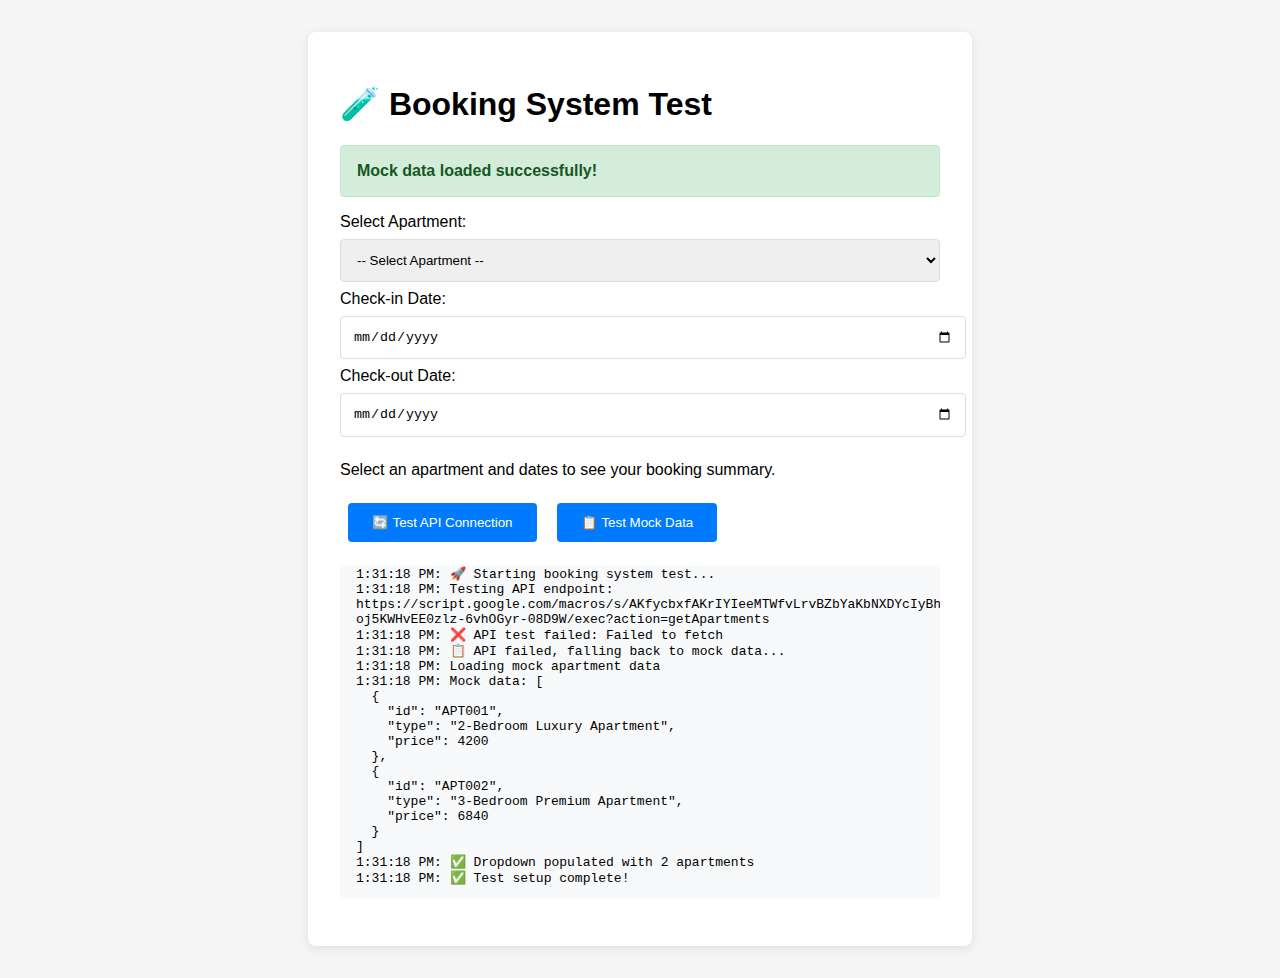
<file: test-booking.html>
<!DOCTYPE html>
<html lang="en">
<head>
    <meta charset="UTF-8">
    <meta name="viewport" content="width=device-width, initial-scale=1.0">
    <title>Booking Test - Jeffston Court</title>
    <style>
        body { font-family: Arial, sans-serif; margin: 2rem; background: #f5f5f5; }
        .container { max-width: 600px; margin: 0 auto; background: white; padding: 2rem; border-radius: 8px; box-shadow: 0 2px 10px rgba(0,0,0,0.1); }
        select, input { width: 100%; padding: 0.75rem; margin: 0.5rem 0; border: 1px solid #ddd; border-radius: 4px; }
        .status { padding: 1rem; margin: 1rem 0; border-radius: 4px; }
        .success { background: #d4edda; border: 1px solid #c3e6cb; color: #155724; }
        .error { background: #f8d7da; border: 1px solid #f5c6cb; color: #721c24; }
        .info { background: #d1ecf1; border: 1px solid #bee5eb; color: #0c5460; }
        .summary { background: #f8f9fa; padding: 1rem; border-radius: 4px; margin: 1rem 0; }
        button { background: #007bff; color: white; border: none; padding: 0.75rem 1.5rem; border-radius: 4px; cursor: pointer; margin: 0.5rem; }
        button:hover { background: #0056b3; }
    </style>
</head>
<body>
    <div class="container">
        <h1>🧪 Booking System Test</h1>
        
        <div id="status" class="status info">
            <strong>Testing apartment dropdown loading...</strong>
        </div>

        <form>
            <label for="apartmentType">Select Apartment:</label>
            <select id="apartmentType" name="apartmentType">
                <option value="">-- Loading apartments... --</option>
            </select>
            
            <label for="checkIn">Check-in Date:</label>
            <input type="date" id="checkIn" name="checkIn">
            
            <label for="checkOut">Check-out Date:</label>
            <input type="date" id="checkOut" name="checkOut">
        </form>

        <div class="summary-content">
            <p class="summary-placeholder">Select an apartment and dates to see your booking summary.</p>
        </div>

        <button onclick="testAPI()">🔄 Test API Connection</button>
        <button onclick="testMockData()">📋 Test Mock Data</button>
        
        <div id="logs" style="background: #f8f9fa; padding: 1rem; margin: 1rem 0; border-radius: 4px; font-family: monospace; white-space: pre-wrap; max-height: 300px; overflow-y: auto;"></div>
    </div>

    <script>
        // Copy the relevant functions from app.js
        const config = {
            apiUrl: 'https://script.google.com/macros/s/AKfycbxfAKrIYIeeMTWfvLrvBZbYaKbNXDYcIyBhHYmj-oj5KWHvEE0zlz-6vhOGyr-08D9W/exec',
            taxRate: 0.12
        };

        const $ = selector => document.querySelector(selector);
        const formatCurrency = (amount) => new Intl.NumberFormat('en-GH', { style: 'currency', currency: 'GHS' }).format(amount);

        function log(message) {
            const logs = $('#logs');
            logs.textContent += new Date().toLocaleTimeString() + ': ' + message + '\n';
            logs.scrollTop = logs.scrollHeight;
            console.log(message);
        }

        function setStatus(message, type = 'info') {
            const status = $('#status');
            status.className = `status ${type}`;
            status.innerHTML = `<strong>${message}</strong>`;
        }

        function getMockApartments() {
            return [
                { id: "APT001", type: "2-Bedroom Luxury Apartment", price: 4200 },
                { id: "APT002", type: "3-Bedroom Premium Apartment", price: 6840 }
            ];
        }

        async function testAPI() {
            setStatus('Testing API connection...', 'info');
            log('Testing API endpoint: ' + config.apiUrl + '?action=getApartments');
            
            try {
                const response = await fetch(config.apiUrl + '?action=getApartments');
                const text = await response.text();
                
                if (text.trim().startsWith('<!DOCTYPE html>')) {
                    log('❌ API returned HTML instead of JSON');
                    log('Response preview: ' + text.substring(0, 100) + '...');
                    setStatus('API returns HTML - need to update Google Apps Script', 'error');
                    return false;
                } else {
                    const data = JSON.parse(text);
                    log('✅ API returned JSON: ' + JSON.stringify(data, null, 2));
                    setStatus('API working correctly!', 'success');
                    return data;
                }
            } catch (error) {
                log('❌ API test failed: ' + error.message);
                setStatus('API test failed: ' + error.message, 'error');
                return false;
            }
        }

        async function testMockData() {
            setStatus('Testing mock data fallback...', 'info');
            log('Loading mock apartment data');
            
            const mockData = getMockApartments();
            log('Mock data: ' + JSON.stringify(mockData, null, 2));
            
            populateDropdown(mockData);
            setStatus('Mock data loaded successfully!', 'success');
            log('✅ Dropdown populated with ' + mockData.length + ' apartments');
        }

        function populateDropdown(apartments) {
            const select = $('#apartmentType');
            select.innerHTML = '<option value="">-- Select Apartment --</option>';
            
            apartments.forEach(apt => {
                const option = document.createElement('option');
                option.value = apt.id;
                option.textContent = `${apt.type} - ${formatCurrency(apt.price)}`;
                select.appendChild(option);
            });
        }

        function updatePrice() {
            const selectedId = $('#apartmentType')?.value;
            const checkIn = new Date($('#checkIn')?.value);
            const checkOut = new Date($('#checkOut')?.value);
            const summaryContainer = $('.summary-content');
            
            if (!selectedId || !checkIn || !checkOut || checkIn >= checkOut) {
                summaryContainer.innerHTML = '<p class="summary-placeholder">Select an apartment and dates to see your booking summary.</p>';
                return;
            }

            const mockApartments = getMockApartments();
            const apartment = mockApartments.find(apt => apt.id === selectedId);
            
            if (apartment) {
                const nights = Math.ceil((checkOut - checkIn) / (1000 * 60 * 60 * 24));
                const pricePerMonth = apartment.price;
                const subtotal = (pricePerMonth / 30) * nights;
                const tax = subtotal * config.taxRate;
                const total = subtotal + tax;
                
                summaryContainer.innerHTML = `
                    <div style="padding: 1rem; background: #f8f9fa; border-radius: 4px;">
                        <h4>Booking Summary</h4>
                        <div style="display: flex; justify-content: space-between;"><span>${nights} night${nights > 1 ? 's' : ''}</span> <span>${formatCurrency(subtotal)}</span></div>
                        <div style="display: flex; justify-content: space-between;"><span>Taxes & Fees</span> <span>${formatCurrency(tax)}</span></div>
                        <div style="display: flex; justify-content: space-between; font-weight: bold; border-top: 1px solid #ddd; padding-top: 0.5rem; margin-top: 0.5rem;"><span>Total</span> <span>${formatCurrency(total)}</span></div>
                    </div>
                `;
                log(`💰 Price calculated: ${nights} nights = ${formatCurrency(total)}`);
            }
        }

        // Auto-start testing
        document.addEventListener('DOMContentLoaded', async () => {
            log('🚀 Starting booking system test...');
            
            // Test API first
            const apiResult = await testAPI();
            
            // If API fails, use mock data
            if (!apiResult) {
                log('📋 API failed, falling back to mock data...');
                await testMockData();
            } else {
                populateDropdown(apiResult);
                setStatus('Connected to live Google Sheets data!', 'success');
            }

            // Set up event listeners
            $('#apartmentType').addEventListener('change', updatePrice);
            $('#checkIn').addEventListener('change', updatePrice);
            $('#checkOut').addEventListener('change', updatePrice);
            
            log('✅ Test setup complete!');
        });
    </script>
</body>
</html>
</file>
<file: styles.css>
/* =================================================================
   TABLE OF CONTENTS
   =================================================================
   1.  CONFIGURATION & CSS VARIABLES (:root)
   2.  GLOBAL RESETS & BASE STYLES
   3.  NAVIGATION
   4.  LAYOUT & CONTAINERS
   5.  TYPOGRAPHY & CONTENT
   6.  FORM & MULTI-STEP PROGRESS
   7.  COMPONENTS (Cards, Buttons, Summary)
   8.  UTILITIES (Spinner, FAB, Toasts)
   9.  RESPONSIVE DESIGN
   10. DARK MODE SUPPORT
   ================================================================= */

/* =================================================================
   1. CONFIGURATION & CSS VARIABLES (:root)
   ================================================================= */
/* --- Variables and Base Styles --- */
:root {
  --primary-color: #17803d;
  --primary-hover: #15803d;
  --secondary-color: #246bfd;
  --danger-color: #dc2626;
  --warning-color: #f59e0b;
  --background-light: #f9f6f2;
  --background-card: #ffffff;
  --text-primary: #111827;
  --text-secondary: #5d6470;
  --border-color: #e5e7eb;
  --border-focus-color: rgba(22, 163, 74, 0.25);
  --border-radius-sm: 8px;
  --border-radius-lg: 16px;
  --border-radius: 12px;
  --box-shadow: 0 8px 32px rgba(34, 49, 63, 0.1);
  --box-shadow-sm: 0 2px 8px rgba(30, 30, 40, 0.07);
  --transition: all 0.3s cubic-bezier(.4, 0, .2, 1);
  --font-heading: 'Playfair Display', serif;
  --font-body: 'Inter', Arial, sans-serif;
}

html { scroll-behavior: smooth; }
body {
  font-family: var(--font-body);
  background-color: var(--background-light);
  color: var(--text-primary);
  min-height: 100vh;
  -webkit-font-smoothing: antialiased;
  -moz-osx-font-smoothing: grayscale;
}

.skip-link {
  position: absolute;
  top: -40px;
  left: 0;
  background: var(--primary-color);
  color: white;
  padding: 8px;
  z-index: 9999;
  transition: top 0.3s;
}
.skip-link:focus { top: 0; }

/* =================================================================
   2. GLOBAL RESETS & BASE STYLES
   ================================================================= */
*, *::before, *::after {
  box-sizing: border-box;
  margin: 0;
  padding: 0;
}

html {
  scroll-behavior: smooth;
}

body {
  font-family: system-ui, -apple-system, BlinkMacSystemFont, 'Segoe UI', Roboto, 'Helvetica Neue', Arial, sans-serif;
  background-color: var(--background-light);
  color: var(--text-primary);
  min-height: 100vh;
  -webkit-font-smoothing: antialiased;
  -moz-osx-font-smoothing: grayscale;
}

.skip-link {
  position: absolute;
  top: -40px;
  left: 0;
  background: var(--primary-color);
  color: white;
  padding: 8px;
  z-index: 9999;
  transition: top 0.3s;
}
.skip-link:focus {
  top: 0;
}

/* =================================================================
   3. NAVIGATION
   ================================================================= */
.nav-header {
  background-color: var(--background-card);
  box-shadow: var(--box-shadow-sm);
  padding: 0 2rem;
  position: sticky;
  top: 0;
  z-index: 1000;
  border-bottom: 1px solid var(--border-color);
}
.nav-container {
  max-width: 1200px;
  margin: 0 auto;
  display: flex;
  justify-content: space-between;
  align-items: center;
  height: 64px;
}
.nav-brand {
  font-weight: 800;
  font-size: 1.3rem;
  color: var(--text-primary);
  text-decoration: none;
}
.nav-brand img.round-img {
  border-radius: 50%;
  object-fit: cover;
}
.nav-links {
  display: flex;
  list-style: none;
  gap: 1.5rem;
  margin: 0;
  padding: 0;
}
.nav-links a {
  font-weight: 600;
  color: var(--text-secondary);
  text-decoration: none;
  padding: 0.5rem 0;
  border-bottom: 3px solid transparent;
  transition: var(--transition);
}
.nav-links a.active, .nav-links a:hover {
  color: var(--primary-color);
  border-bottom-color: var(--primary-color);
}

/* =================================================================
   4. LAYOUT & CONTAINERS
   ================================================================= */
.booking-page-wrapper {
  display: grid;
  grid-template-columns: 2fr 1fr;
  gap: 2rem;
  max-width: 1200px;
  margin: 2.5rem auto;
  padding: 0 1rem;
}
.container {
  max-width: 1200px;
  margin: 2rem auto;
  padding: 2.5rem;
  background: var(--background-card);
  border-radius: var(--border-radius-lg);
  box-shadow: var(--box-shadow);
}
.form-container {
  background-color: var(--background-card);
  padding: 2rem;
  border-radius: var(--border-radius-lg);
  box-shadow: var(--box-shadow);
}
.booking-summary {
  background-color: var(--background-card);
  border-radius: var(--border-radius-lg);
  padding: 1rem;
  box-shadow: var(--box-shadow);
  position: sticky;
  top: 100px;
}
.summary-toggle {
  display: flex;
  align-items: center;
  justify-content: space-between;
  width: 100%;
  padding: 1rem 1.5rem;
  background: none;
  border: none;
  font-size: 1rem;
  font-weight: 600;
  cursor: pointer;
}
.summary-content {
  margin-top: 1rem;
}
.summary-placeholder {
  color: var(--text-secondary);
  text-align: center;
}

.listings-grid {
  display: grid;
  grid-template-columns: repeat(auto-fit, minmax(320px, 1fr));
  gap: 2rem;
  justify-items: center;
  margin-bottom: 2rem;
}

.header-content h1 {
  margin-bottom: 0.5rem;
}
.header-content p {
  margin-bottom: 2rem;
}

.map-section {
  max-width: 700px;
  margin: 2rem auto;
  padding: 2rem 0;
}
#g-mapdisplay iframe {
  border-radius: var(--border-radius-lg);
  box-shadow: var(--box-shadow-sm);
}

@media (min-width: 992px) {
  .booking-page-wrapper {
    grid-template-columns: 2fr 1fr;
    align-items: flex-start;
  }
}

/* =================================================================
   5. TYPOGRAPHY & CONTENT
   ================================================================= */
h1 { font-weight: 800; font-size: 2.25rem; text-align: center; margin: 0 0 1rem; }
h2 { font-weight: 700; font-size: 1.75rem; text-align: center; margin-bottom: 1.5rem; }
p { color: var(--text-secondary); line-height: 1.6; text-align: center; }

/* =================================================================
   6. FORM & MULTI-STEP PROGRESS
   ================================================================= */
.booking-progress {
  display: flex;
  justify-content: space-between;
  margin-bottom: 2rem;
  position: relative;
}
.progress-step {
  text-align: center;
  flex: 1;
  color: var(--border-color);
}
.progress-step.active { color: var(--primary-color); font-weight: bold; }
.step-number {
  width: 30px;
  height: 30px;
  border-radius: 50%;
  background-color: currentColor;
  color: var(--background-card);
  display: inline-flex;
  align-items: center;
  justify-content: center;
  margin-bottom: 0.5rem;
  border: 2px solid currentColor;
}
.progress-step:not(.active) .step-number {
  background-color: transparent;
  color: var(--border-color);
}

.form-step { display: none; }
.form-step.active { display: block; animation: fadeIn 0.5s; }
.form-navigation { display: flex; justify-content: space-between; margin-top: 2rem; }
.btn-secondary { background-color: #e5e7eb; color: var(--text-primary); }
.btn-secondary:hover { background-color: #d1d5db; }
.form-row {
  display: grid;
  grid-template-columns: repeat(auto-fit, minmax(200px, 1fr));
  gap: 1rem;
  margin-bottom: 1rem;
}
fieldset {
  border: none;
  padding: 0;
  margin-bottom: 2rem;
}
legend {
  font-weight: bold;
  margin-bottom: 1rem;
}
label {
  display: block;
  font-weight: 600;
  margin-bottom: 0.5rem;
}
input, select {
  width: 100%;
  padding: 0.75rem;
  margin-bottom: 1rem;
  border: 1px solid #ccc;
  border-radius: 0.25rem;
  box-sizing: border-box;
  font-size: 1rem;
}
input:focus, select:focus {
  border-color: var(--primary-color);
  outline: 2px solid var(--primary-color);
  outline-offset: 2px;
}
button[type="submit"] {
  margin-top: 2rem;
  background-color: #007bff;
  color: white;
  padding: 0.75rem 1rem;
  border: none;
  border-radius: 0.25rem;
  cursor: pointer;
}
button[type="submit"]:hover {
  background-color: #0056b3;
}

/* =================================================================
   7. COMPONENTS (Cards, Buttons, Summary)
   ================================================================= */
button {
  padding: 0.9rem 1.5rem; background-color: var(--primary-color); color: #fff; border: none;
  border-radius: var(--border-radius-sm); font-weight: 600; font-size: 1rem;
  cursor: pointer; transition: var(--transition);
}
button:hover { background-color: var(--primary-hover); transform: translateY(-2px); }
button:disabled { background-color: #a7bfa9; transform: none; cursor: not-allowed; }

.booking-summary {
  background-color: var(--background-card);
  border-radius: var(--border-radius-lg);
  padding: 1rem;
  box-shadow: var(--box-shadow);
  position: sticky;
  top: 100px; /* 64px nav + 2.5rem margin */
}
.summary-toggle {
  display: flex;
  align-items: center;
  justify-content: space-between;
  width: 100%;
  padding: 1rem 1.5rem;
  background: none;
  border: none;
  font-size: 1rem;
  font-weight: 600;
  cursor: pointer;
}
.summary-content {
  margin-top: 1rem;
}
.summary-placeholder {
  color: var(--text-secondary);
  text-align: center;
}
.price-row { display: flex; justify-content: space-between; padding: 0.75rem 0; }
.price-row:not(:last-child) { border-bottom: 1px solid var(--border-color); }
.price-row span:last-child { font-weight: 600; }
.price-row.total { font-weight: bold; font-size: 1.2rem; color: var(--primary-color); }

.card {
  background: var(--background-card); border-radius: var(--border-radius-lg);
  box-shadow: var(--box-shadow-sm); overflow: hidden; height: 100%;
  transition: var(--transition);
}
.card:hover { box-shadow: var(--box-shadow); transform: translateY(-8px); }
.card img { width: 100%; height: 220px; object-fit: cover; }
.card-content { padding: 1.5rem; }
.price { font-weight: bold; color: var(--primary-color); margin-top: 1rem; display: block; }

.filter-controls {
  display: flex; gap: 1rem; margin-bottom: 2rem;
  background-color: var(--background-card); padding: 1rem; border-radius: var(--border-radius-lg);
}
.filter-group { flex: 1; }

/* =================================================================
   8. UTILITIES (Spinner, FAB, Toasts)
   ================================================================= */
.hidden { display: none !important; }
.spinner {
  border: 6px solid #e9e9e9;
  border-top: 6px solid var(--primary-color);
  border-radius: 50%;
  width: 50px;
  height: 50px;
  animation: spin 1s linear infinite;
}
@keyframes spin { to { transform: rotate(360deg); } }
#spinner-overlay {
  position: fixed;
  top: 0; left: 0; width: 100%; height: 100%;
  background-color: rgba(255, 255, 255, 0.8);
  display: none;
  justify-content: center;
  align-items: center;
  z-index: 9999;
}
.whatsapp-fab {
  position: fixed;
  bottom: 2rem;
  right: 2rem;
  z-index: 1000;
  display: flex;
  align-items: center;
  justify-content: center;
  width: 64px;
  height: 64px;
  background: none;
  border: none;
  cursor: pointer;
  transition: transform 0.2s, box-shadow 0.2s;
}
.whatsapp-fab-bg {
  display: flex;
  align-items: center;
  justify-content: center;
  width: 56px;
  height: 56px;
  background: #fff;
  border-radius: 50%;
  box-shadow: 0 4px 16px rgba(34,49,63,0.18);
  border: 3px solid #25D366;
}
.whatsapp-fab svg {
  width: 32px;
  height: 32px;
  display: block;
}
.whatsapp-fab:hover .whatsapp-fab-bg {
  box-shadow: 0 8px 24px rgba(34,49,63,0.28);
  transform: scale(1.08);
}
/* Responsive adjustment for smaller screens */
@media (max-width: 640px) {
  .whatsapp-fab {
    bottom: 1rem;
    right: 1rem;
  }
}

/* =================================================================
   8. ENHANCED INDEX.HTML STYLES
   ================================================================= */

/* Hero Section Enhancements */
.hero-banner {
  position: relative;
  background: linear-gradient(135deg, rgba(22, 163, 74, 0.9), rgba(21, 128, 61, 0.9)), url('Assets/photo_1_2025-07-25_06-12-23.jpg');
  background-size: cover;
  background-position: center;
  min-height: 300px;
  display: flex;
  align-items: center;
  justify-content: center;
  text-align: center;
  color: white;
}

.hero-content {
  max-width: 800px;
  padding: 0 1rem;
}

.hero-subtitle {
  font-size: 1.2rem;
  margin-top: 1rem;
  max-width: 600px;
  margin-left: auto;
  margin-right: auto;
}

.hero-features {
  display: flex;
  flex-wrap: wrap;
  justify-content: center;
  gap: 2rem;
  margin-top: 2rem;
}

.feature-item {
  display: flex;
  align-items: center;
  gap: 0.5rem;
  font-size: 1rem;
}

.feature-item span:first-child {
  font-size: 1.5rem;
}

/* Trust Section */
.trust-section {
  background: #f8fafc;
  padding: 2rem 0;
  border-bottom: 1px solid #e2e8f0;
}

.trust-indicators {
  display: grid;
  grid-template-columns: repeat(auto-fit, minmax(250px, 1fr));
  gap: 2rem;
  text-align: center;
}

.trust-item h3 {
  margin: 0 0 0.5rem;
  color: #1e293b;
}

.trust-item p {
  margin: 0;
  color: #64748b;
}

.trust-badge {
  background: #16a34a;
  color: white;
  width: 60px;
  height: 60px;
  border-radius: 50%;
  display: flex;
  align-items: center;
  justify-content: center;
  margin: 0 auto 1rem;
  font-size: 1.5rem;
}

/* Enhanced Navigation */
.nav-brand .brand-text {
  margin-left: 0.5rem;
  font-weight: 600;
  color: #1e293b;
}

.nav-link {
  display: flex;
  align-items: center;
  gap: 0.5rem;
  text-decoration: none;
  padding: 0.5rem 1rem;
  border-radius: 6px;
  transition: background-color 0.2s;
}

.nav-link:hover {
  background-color: rgba(22, 163, 74, 0.1);
}

.nav-link.active {
  background-color: #16a34a;
  color: white;
}

.nav-icon {
  font-size: 1.1rem;
}

/* Enhanced Form Styles */
.form-header {
  text-align: center;
  margin-bottom: 2rem;
}

.form-header h2 {
  margin: 0 0 0.5rem;
  color: #1e293b;
  font-size: 2rem;
  font-weight: 600;
}

.form-header p {
  margin: 0;
  color: #64748b;
  font-size: 1.1rem;
}

/* Progress Indicator */
.progress-indicator {
  display: flex;
  justify-content: center;
  margin-bottom: 2rem;
  align-items: center;
}

.progress-step {
  display: flex;
  align-items: center;
}

.progress-step.active {
  color: #16a34a;
}

.progress-step:not(.active) {
  color: #94a3b8;
}

.progress-step-number {
  background: #16a34a;
  color: white;
  width: 32px;
  height: 32px;
  border-radius: 50%;
  display: flex;
  align-items: center;
  justify-content: center;
  font-weight: bold;
  margin-right: 0.5rem;
}

.progress-step:not(.active) .progress-step-number {
  background: #e2e8f0;
  color: #64748b;
}

.progress-line {
  width: 50px;
  height: 2px;
  background: #e2e8f0;
  margin: 0 1rem;
}

/* Enhanced Fieldsets */
fieldset {
  border: 1px solid #e2e8f0;
  border-radius: 8px;
  padding: 1.5rem;
  margin-bottom: 1.5rem;
}

fieldset legend {
  padding: 0 0.5rem;
  font-weight: 600;
  color: #374151;
}

/* Enhanced Form Inputs */
.form-row {
  display: grid;
  gap: 1rem;
  margin-bottom: 1rem;
}

.form-row.two-column {
  grid-template-columns: 1fr 1fr;
}

label {
  display: block;
  margin-bottom: 0.5rem;
  font-weight: 500;
  color: #374151;
}

input[type="text"],
input[type="email"],
input[type="tel"],
input[type="date"],
input[type="number"],
select {
  width: 100%;
  padding: 0.75rem;
  border: 2px solid #e2e8f0;
  border-radius: 6px;
  font-size: 1rem;
  transition: border-color 0.2s;
  background: white;
}

input:focus,
select:focus {
  outline: none;
  border-color: #16a34a;
  box-shadow: 0 0 0 3px rgba(22, 163, 74, 0.1);
}

/* Enhanced Button */
.btn-primary {
  width: 100%;
  padding: 1rem 2rem;
  background: linear-gradient(135deg, #16a34a, #15803d);
  color: white;
  border: none;
  border-radius: 8px;
  font-size: 1.1rem;
  font-weight: 600;
  cursor: pointer;
  transition: all 0.2s;
  box-shadow: 0 4px 6px -1px rgba(0, 0, 0, 0.1);
}

.btn-primary:hover {
  transform: translateY(-2px);
  box-shadow: 0 8px 15px -3px rgba(0, 0, 0, 0.2);
}

.btn-content {
  display: flex;
  align-items: center;
  justify-content: center;
  gap: 0.5rem;
}

/* Enhanced Booking Summary */
.booking-summary {
  background: white;
  border-radius: 12px;
  box-shadow: 0 4px 6px -1px rgba(0, 0, 0, 0.1);
  padding: 2rem;
  height: fit-content;
  position: sticky;
  top: 2rem;
}

.booking-summary h3 {
  margin: 0 0 1.5rem;
  color: #1e293b;
  font-size: 1.5rem;
  font-weight: 600;
  text-align: center;
}

.summary-placeholder {
  text-align: center;
  color: #64748b;
  padding: 2rem;
  border: 2px dashed #e2e8f0;
  border-radius: 8px;
}

.summary-placeholder div:first-child {
  font-size: 3rem;
  margin-bottom: 1rem;
}

.security-badge {
  margin-top: 2rem;
  padding: 1rem;
  background: #f0f9f5;
  border: 1px solid #bbf7d0;
  border-radius: 8px;
  text-align: center;
}

.security-badge-icon {
  color: #16a34a;
  font-size: 1.5rem;
  margin-bottom: 0.5rem;
}

.security-badge p:first-of-type {
  margin: 0;
  font-size: 0.9rem;
  color: #166534;
  font-weight: 500;
}

.security-badge p:last-of-type {
  margin: 0;
  font-size: 0.8rem;
  color: #15803d;
}

/* Features Section */
.features-section {
  background: #f8fafc;
  padding: 4rem 0;
}

.features-grid {
  display: grid;
  grid-template-columns: repeat(auto-fit, minmax(300px, 1fr));
  gap: 2rem;
}

.feature-card {
  background: white;
  padding: 2rem;
  border-radius: 12px;
  box-shadow: 0 2px 4px rgba(0, 0, 0, 0.1);
  text-align: center;
}

.feature-card-icon {
  font-size: 3rem;
  margin-bottom: 1rem;
}

.feature-card h3 {
  margin: 0 0 1rem;
  color: #1e293b;
}

.feature-card p {
  margin: 0;
  color: #64748b;
}

/* Location Section */
.location-section {
  padding: 4rem 0;
}

.location-section h2 {
  text-align: center;
  margin: 0 0 2rem;
  color: #1e293b;
  font-size: 2.5rem;
  font-weight: 600;
}

.location-description {
  text-align: center;
  margin: 0 0 3rem;
  color: #64748b;
  font-size: 1.1rem;
  max-width: 600px;
  margin-left: auto;
  margin-right: auto;
}

.map-container {
  border-radius: 12px;
  overflow: hidden;
  box-shadow: 0 4px 6px -1px rgba(0, 0, 0, 0.1);
  max-width: 800px;
  margin: 0 auto;
}

#g-mapdisplay {
  height: 400px;
  width: 100%;
}

/* Enhanced Footer */
.site-footer {
  background: #1e293b;
  color: white;
  padding: 3rem 0 2rem;
}

.footer-grid {
  display: grid;
  grid-template-columns: repeat(auto-fit, minmax(250px, 1fr));
  gap: 2rem;
  margin-bottom: 2rem;
}

.footer-section h3,
.footer-section h4 {
  margin: 0 0 1rem;
  color: white;
}

.footer-section h3 {
  font-size: 1.25rem;
}

.footer-section p {
  margin: 0 0 1rem;
  color: #cbd5e1;
}

.footer-links {
  display: flex;
  gap: 1rem;
}

.footer-links a {
  color: #16a34a;
  text-decoration: none;
}

.footer-nav {
  list-style: none;
  padding: 0;
  margin: 0;
}

.footer-nav li {
  margin-bottom: 0.5rem;
}

.footer-nav a {
  color: #cbd5e1;
  text-decoration: none;
}

.footer-bottom {
  border-top: 1px solid #374151;
  padding-top: 2rem;
  text-align: center;
  color: #94a3b8;
}

/* WhatsApp FAB Enhancements */
.whatsapp-fab {
  position: fixed;
  bottom: 20px;
  right: 20px;
  width: 60px;
  height: 60px;
  background: #25D366;
  border-radius: 50%;
  display: flex;
  align-items: center;
  justify-content: center;
  box-shadow: 0 4px 12px rgba(0, 0, 0, 0.3);
  z-index: 1000;
  transition: transform 0.2s;
  text-decoration: none;
}

.whatsapp-fab:hover {
  transform: scale(1.1);
}

/* Loading Overlay */
#spinner-overlay {
  position: fixed;
  top: 0;
  left: 0;
  width: 100%;
  height: 100%;
  background: rgba(0, 0, 0, 0.5);
  display: flex;
  align-items: center;
  justify-content: center;
  z-index: 9999;
}

.spinner {
  width: 50px;
  height: 50px;
  border: 4px solid #f3f3f3;
  border-top: 4px solid #16a34a;
  border-radius: 50%;
  animation: spin 1s linear infinite;
}

@keyframes spin {
  0% { transform: rotate(0deg); }
  100% { transform: rotate(360deg); }
}

/* Main Layout */
.booking-page-wrapper {
  display: grid;
  grid-template-columns: 1fr 400px;
  gap: 3rem;
  max-width: 1400px;
  margin: 3rem auto;
  padding: 0 1rem;
}

.form-container {
  background: white;
  border-radius: 12px;
  box-shadow: 0 4px 6px -1px rgba(0, 0, 0, 0.1);
  padding: 2.5rem;
}

/* Container Utilities */
.container {
  max-width: 1200px;
  margin: 0 auto;
  padding: 0 1rem;
}

.section-title {
  text-align: center;
  margin: 0 0 3rem;
  color: #1e293b;
  font-size: 2.5rem;
  font-weight: 600;
}

/* =================================================================
   9. RESPONSIVE DESIGN
   ================================================================= */
@media (max-width: 991px) {
  .booking-page-wrapper { 
    grid-template-columns: 1fr !important;
    gap: 2rem !important;
  }
  
  .booking-summary {
    position: fixed; 
    bottom: 0; 
    left: 0; 
    right: 0;
    z-index: 100; 
    border-radius: 20px 20px 0 0;
    transform: translateY(calc(100% - 60px));
    transition: transform 0.3s ease-in-out;
    position: static;
  }
  
  .booking-summary.expanded { 
    transform: translateY(0); 
  }
  
  .summary-toggle {
    display: flex; 
    align-items: center; 
    justify-content: space-between;
    width: 100%; 
    padding: 1rem 1.5rem; 
    background: none; 
    border: none;
    font-size: 1rem; 
    font-weight: 600; 
    cursor: pointer;
  }
  
  .summary-toggle svg { 
    transition: transform 0.3s; 
  }
  
  .booking-summary.expanded .summary-toggle svg { 
    transform: rotate(180deg); 
  }
  
  .form-row {
    grid-template-columns: 1fr !important;
  }
  
  .hero-features {
    flex-direction: column !important;
    gap: 1rem !important;
  }
  
  .trust-indicators {
    grid-template-columns: 1fr !important;
  }
  
  .features-grid {
    grid-template-columns: 1fr !important;
  }
  
  .footer-grid {
    grid-template-columns: 1fr !important;
  }
}

@media (max-width: 768px) {
  .booking-page-wrapper {
    grid-template-columns: 1fr !important;
    gap: 2rem !important;
  }
  
  .form-row {
    grid-template-columns: 1fr !important;
  }
  
  .hero-features {
    flex-direction: column !important;
    gap: 1rem !important;
  }
  
  .trust-indicators {
    grid-template-columns: 1fr !important;
  }
  
  .hero-banner {
    min-height: 250px;
  }
  
  .hero-subtitle {
    font-size: 1rem;
  }
  
  .section-title {
    font-size: 2rem;
  }
  
  .form-header h2 {
    font-size: 1.75rem;
  }
}

@media (max-width: 640px) {
  .nav-header { 
    padding: 0 1rem; 
  }
  
  .container { 
    width: 100%; 
    margin: 0; 
    border-radius: 0; 
    box-shadow: none; 
    padding: 2rem 1.5rem; 
  }
  
  .hero-title { 
    font-size: 2rem; 
  }
  
  .hero-banner { 
    padding: 1.5rem 0 1rem 0; 
    min-height: 200px;
  }
  
  .hero-subtitle {
    font-size: 0.95rem;
  }
  
  .nav-brand .brand-text {
    display: none;
  }
  
  .nav-links {
    gap: 0.5rem;
  }
  
  .nav-link {
    padding: 0.4rem 0.8rem;
    font-size: 0.9rem;
  }
  
  .form-container {
    padding: 1.5rem !important;
  }
  
  .booking-summary {
    padding: 1.5rem !important;
  }
  
  .progress-indicator {
    margin-bottom: 1.5rem;
  }
  
  .progress-step span {
    font-size: 0.9rem;
  }
  
  fieldset {
    padding: 1rem;
  }
  
  .trust-section,
  .features-section,
  .location-section {
    padding: 2rem 0;
  }
  
  .footer-section h3 {
    font-size: 1.1rem;
  }
  
  .footer-links {
    flex-direction: column;
    gap: 0.5rem;
  }
}

/* =================================================================
   10. DARK MODE SUPPORT
   ================================================================= */
@media (prefers-color-scheme: dark) {
  :root {
    --background-light: #111827;
    --background-card: #1f2937;
    --text-primary: #f9fafb;
    --text-secondary: #9ca3af;
    --border-color: #4b5563;
  }
  .nav-header { border-bottom-color: #374151; }
  input:focus, select:focus { box-shadow: 0 0 0 3px rgba(22, 163, 74, 0.25); }
}
</file>
